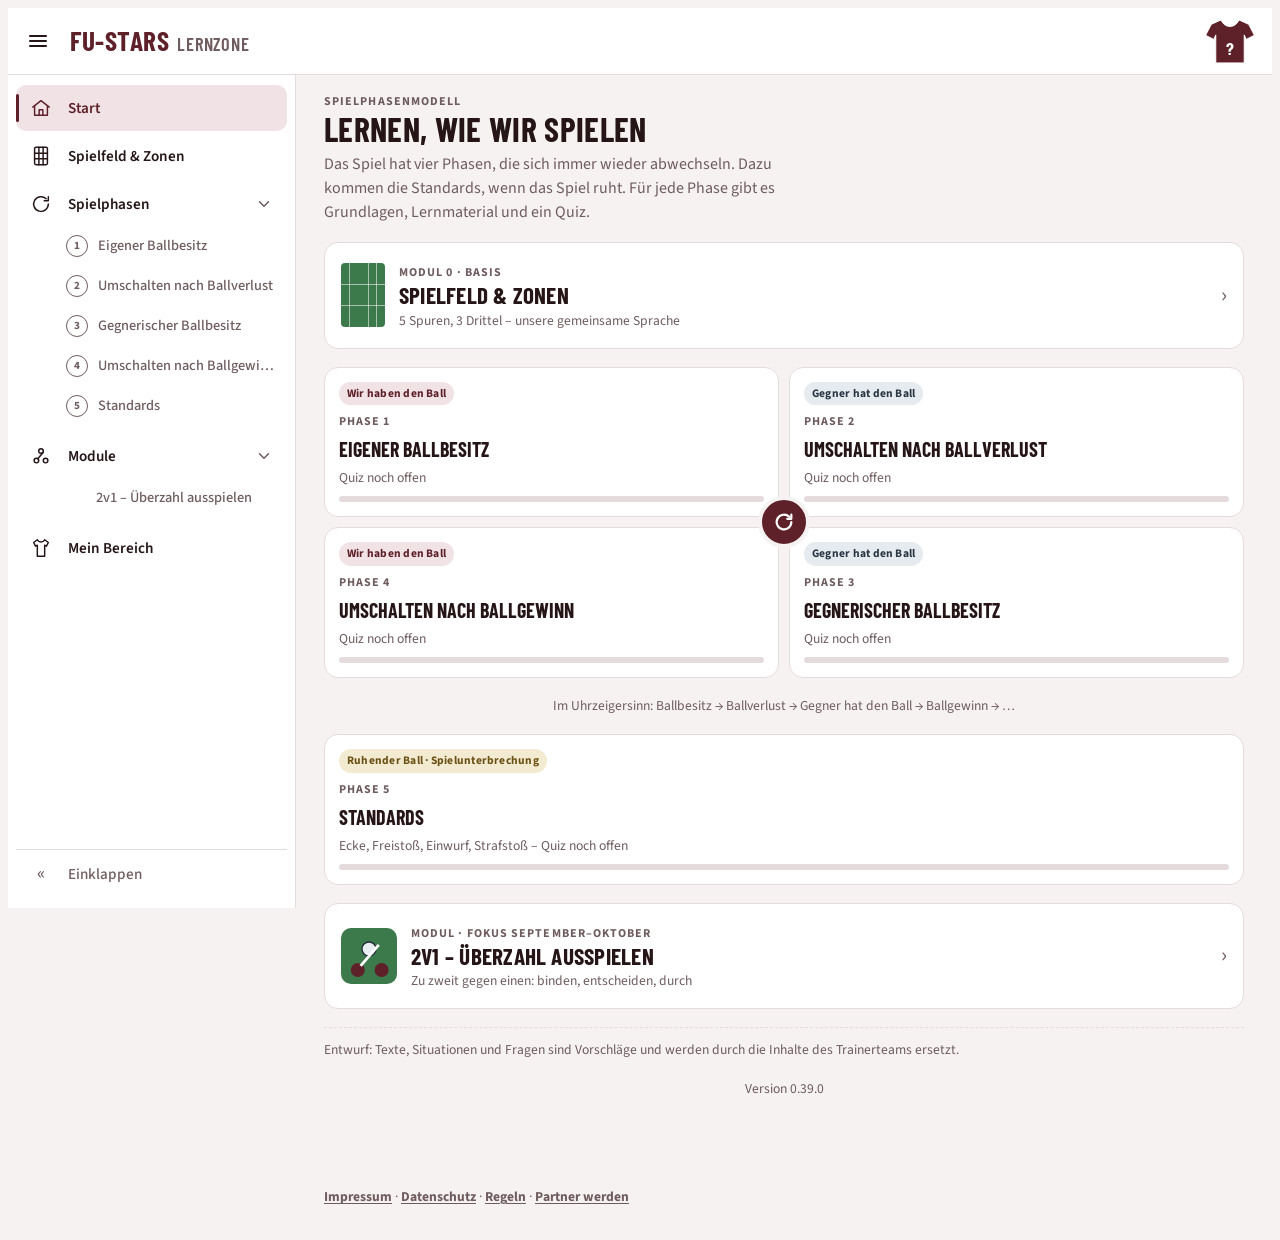
<file: index.html>
<!doctype html>
<html lang="de">
<head>
<meta charset="utf-8">
<meta name="viewport" content="width=device-width,initial-scale=1,viewport-fit=cover">
<title>FU-STARS Lernzone</title>
<link rel="stylesheet" href="css/fonts.css">
<link rel="stylesheet" href="css/app.css">
</head>
<body>
<header class="top"><div class="top-in">
  <button class="menu-btn" id="menuBtn" data-act="sideToggle" aria-label="Inhaltsverzeichnis" aria-controls="side" aria-expanded="false" hidden><svg viewBox="0 0 24 24" aria-hidden="true" fill="none" stroke="currentColor" stroke-width="2" stroke-linecap="round"><path d="M4 7h16M4 12h16M4 17h16"/></svg></button>
  <button class="brand" data-act="home" aria-label="FU-STARS Lernzone – zur Startseite"><b>FU-STARS</b><span>Lernzone</span></button>
  <button class="shirt-btn" data-act="shirt" id="shirtBtn" aria-label="Mein Profil"></button>
</div></header>
<div class="shell">
<nav id="side" class="side" aria-label="Inhaltsverzeichnis"></nav>
<button class="side-shade" data-act="sideClose" aria-label="Inhaltsverzeichnis schließen" tabindex="-1"></button>
<div class="content">
<main id="app"><p class="small">Lernzone wird geladen …</p></main>
<footer class="legal"><button class="linkbtn" data-act="legal" data-v="impressum">Impressum</button> · <button class="linkbtn" data-act="legal" data-v="datenschutz">Datenschutz</button> · <button class="linkbtn" data-act="legal" data-v="regeln">Regeln</button> · <button class="linkbtn" data-act="legal" data-v="partner">Partner werden</button></footer>
</div>
</div>

<script src="js/config.js"></script>
<script src="js/store.js"></script>
<script src="js/pitch.js"></script>
<script src="js/app.js"></script>
<script src="js/auth.js"></script>
<script src="js/me.js"></script>
<script src="js/coach.js"></script>
<script src="js/calendar.js"></script>
<script src="js/dashboard.js"></script>
<script src="js/taktik.js"></script>
<script src="js/matchplan.js"></script>
<script src="js/spielzeiten.js"></script>
<script src="js/admin.js"></script>
<script src="js/legal.js"></script>
<script src="js/training.js"></script>
<script src="js/wissen.js"></script>
<script src="js/inhalte.js"></script>
<script src="js/eltern.js"></script>
<script src="js/gespraeche.js"></script>
<script src="js/info.js"></script>
</body>
</html>
</file>
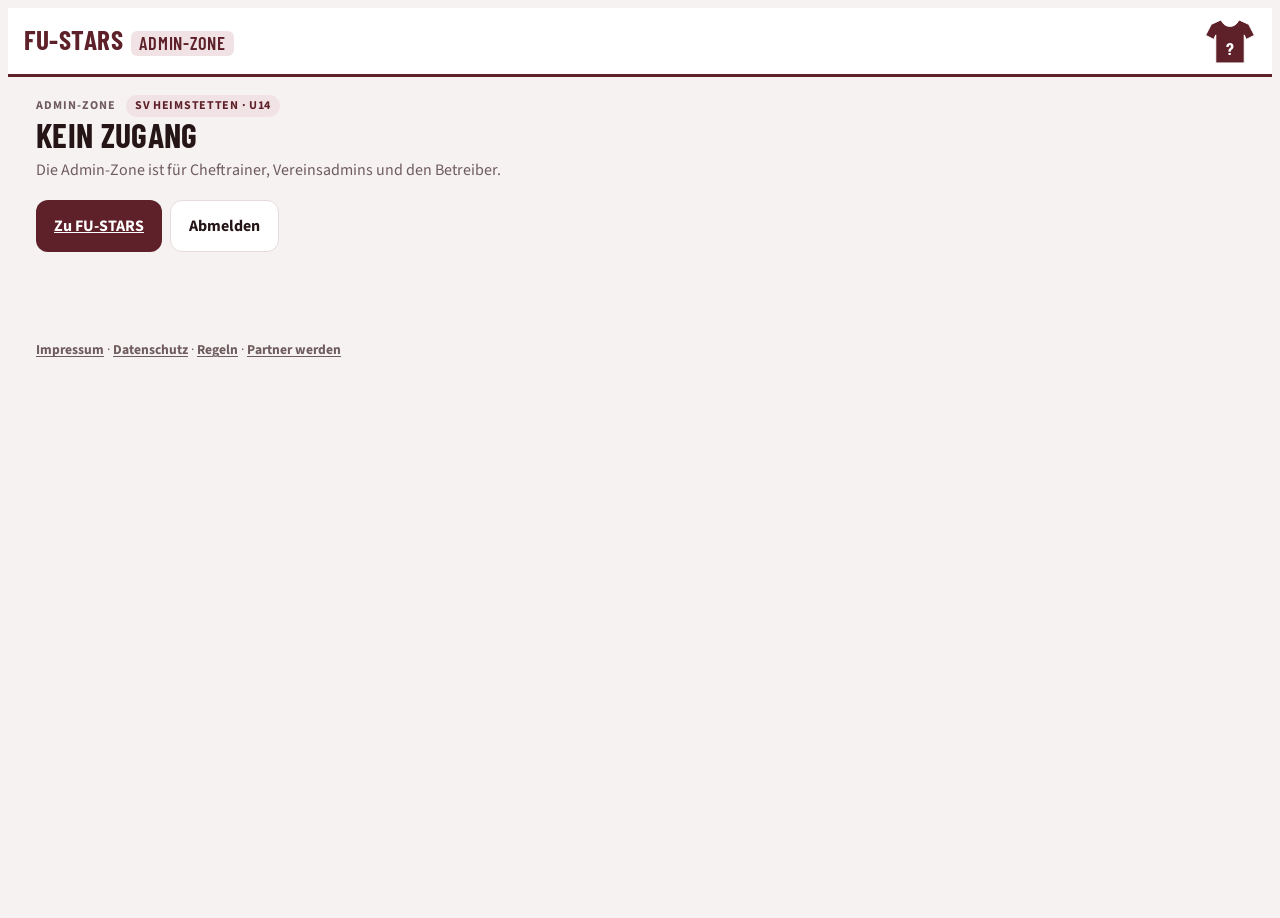
<file: admin/index.html>
<!doctype html>
<html lang="de">
<head>
<meta charset="utf-8">
<meta name="viewport" content="width=device-width,initial-scale=1,viewport-fit=cover">
<base href="../">
<meta name="robots" content="noindex">
<title>FU-STARS Admin-Zone</title>
<link rel="stylesheet" href="css/fonts.css">
<link rel="stylesheet" href="css/app.css">
</head>
<body class="zone-admin">
<!-- Admin-Zone (ab 0.36.0): gleiche App, eigener Bereich für Verwaltung, Inhalte, Rechtliches, Einstellungen – Pfade über <base> eine Ebene höher -->
<header class="top"><div class="top-in">
  <button class="menu-btn" id="menuBtn" data-act="sideToggle" aria-label="Inhaltsverzeichnis" aria-controls="side" aria-expanded="false" hidden><svg viewBox="0 0 24 24" aria-hidden="true" fill="none" stroke="currentColor" stroke-width="2" stroke-linecap="round"><path d="M4 7h16M4 12h16M4 17h16"/></svg></button>
  <button class="brand" data-act="home" aria-label="FU-STARS Admin-Zone – Übersicht"><b>FU-STARS</b><span>Admin-Zone</span></button>
  <button class="shirt-btn" data-act="shirt" id="shirtBtn" aria-label="Mein Profil"></button>
</div></header>
<div class="shell">
<nav id="side" class="side" aria-label="Inhaltsverzeichnis"></nav>
<button class="side-shade" data-act="sideClose" aria-label="Inhaltsverzeichnis schließen" tabindex="-1"></button>
<div class="content">
<main id="app"><p class="small">Admin-Zone wird geladen …</p></main>
<footer class="legal"><button class="linkbtn" data-act="legal" data-v="impressum">Impressum</button> · <button class="linkbtn" data-act="legal" data-v="datenschutz">Datenschutz</button> · <button class="linkbtn" data-act="legal" data-v="regeln">Regeln</button> · <button class="linkbtn" data-act="legal" data-v="partner">Partner werden</button></footer>
</div>
</div>

<script>window.LZ_ZONE = "admin";</script>
<script src="js/config.js"></script>
<script src="js/store.js"></script>
<script src="js/pitch.js"></script>
<script src="js/app.js"></script>
<script src="js/auth.js"></script>
<script src="js/me.js"></script>
<script src="js/coach.js"></script>
<script src="js/calendar.js"></script>
<script src="js/dashboard.js"></script>
<script src="js/taktik.js"></script>
<script src="js/matchplan.js"></script>
<script src="js/spielzeiten.js"></script>
<script src="js/admin.js"></script>
<script src="js/legal.js"></script>
<script src="js/training.js"></script>
<script src="js/wissen.js"></script>
<script src="js/inhalte.js"></script>
<script src="js/eltern.js"></script>
<script src="js/gespraeche.js"></script>
<script src="js/info.js"></script>
</body>
</html>
</file>
<file: css/fonts.css>
/* Schriften lokal (ab 0.23.0) – keine Verbindung zu Google. Lizenz: SIL Open Font License, siehe fonts/OFL-*.txt */
@font-face{font-family:"Barlow Condensed";font-style:normal;font-weight:600;font-display:swap;src:url(../fonts/barlow-condensed-semibold.woff) format("woff")}
@font-face{font-family:"Barlow Condensed";font-style:normal;font-weight:700;font-display:swap;src:url(../fonts/barlow-condensed-bold.woff) format("woff")}
@font-face{font-family:"Source Sans 3";font-style:normal;font-weight:400 700;font-display:swap;src:url(../fonts/source-sans-3.woff) format("woff")}
</file>
<file: css/app.css>
/* Layout: one-column phone app; sticky header with the player's shirt; the four game phases as a 2×2 cycle; pitch drawings full width */
:root{
  --shirt:#5e2129;
  --bg:#f6f2f2; --surface:#ffffff; --fg:#251517; --muted:#6f5c5f; --rule:#e6dbdc;
  --accent:#5e2129; --accent-soft:#f1e3e5;
  --opp-chip:#e6ebf0; --opp-ink:#2a3743;
  --set-chip:#f3ead2; --set-ink:#6b5214;
  --ok:#2d7a4c; --ok-soft:#e1f1e7; --bad:#b0442d; --bad-soft:#f7e3de;
  --pitch:#3c7a4b; --pitch2:#377145;
  --display:"Barlow Condensed","Arial Narrow",system-ui,sans-serif;
  --body:"Source Sans 3",system-ui,-apple-system,"Segoe UI",sans-serif;
}
@media (prefers-color-scheme: dark){:root:not([data-theme="light"]){
  --bg:#161011; --surface:#21181a; --fg:#f4eaeb; --muted:#b7a4a7; --rule:#3a2b2e;
  --accent:#e3959e; --accent-soft:#3a2328;
  --opp-chip:#26313b; --opp-ink:#cfdbe6;
  --set-chip:#3a3220; --set-ink:#ead7a3;
  --ok:#6cc893; --ok-soft:#1d3427; --bad:#ee8c74; --bad-soft:#3d2219;
  --pitch:#2d5c39; --pitch2:#295534; color-scheme:dark}}
:root[data-theme="dark"]{
  --bg:#161011; --surface:#21181a; --fg:#f4eaeb; --muted:#b7a4a7; --rule:#3a2b2e;
  --accent:#e3959e; --accent-soft:#3a2328;
  --opp-chip:#26313b; --opp-ink:#cfdbe6;
  --set-chip:#3a3220; --set-ink:#ead7a3;
  --ok:#6cc893; --ok-soft:#1d3427; --bad:#ee8c74; --bad-soft:#3d2219;
  --pitch:#2d5c39; --pitch2:#295534; color-scheme:dark}

body{background:var(--bg);color:var(--fg);font-family:var(--body);font-size:16px;line-height:1.5}
button{font:inherit;color:inherit;cursor:pointer}
button:focus-visible,input:focus-visible{outline:2px solid var(--accent);outline-offset:2px}
h1,h2,h3{font-family:var(--display);font-weight:700;line-height:1.05;text-wrap:balance;margin:0;text-transform:uppercase;letter-spacing:.01em}
h1{font-size:2.1rem} h2{font-size:1.45rem} h3{font-size:1.15rem}
p{margin:0}
.eyebrow{font-size:.75rem;font-weight:700;letter-spacing:.09em;text-transform:uppercase;color:var(--muted)}

.top{position:sticky;top:env(safe-area-inset-top,0px);z-index:5;background:var(--surface);border-bottom:1px solid var(--rule)}
.top-in{padding:8px 16px;display:flex;align-items:center;gap:12px}
.top-in .shirt-btn{margin-left:auto}
.brand{background:none;border:0;padding:0;text-align:left;display:flex;align-items:baseline;gap:8px}
.brand b{font-family:var(--display);font-size:1.7rem;text-transform:uppercase;color:var(--accent);line-height:1;letter-spacing:.02em}
.brand span{font-family:var(--display);font-size:1.15rem;letter-spacing:.04em;text-transform:uppercase;color:var(--muted);font-weight:600;line-height:1}
.shirt-btn{background:none;border:0;padding:0;width:52px;height:50px;display:grid;place-items:center}
.shirt-btn svg{width:52px;height:50px}

main{max-width:1100px;margin:0;padding-inline:16px;padding-block:18px 56px;display:grid;gap:18px;min-width:0}
.back{justify-self:start;background:none;border:0;padding:4px 0;color:var(--muted);font-weight:600}
.card{background:var(--surface);border:1px solid var(--rule);border-radius:14px;padding:16px}
.lede{color:var(--muted);max-width:60ch;margin-top:6px}
.stack{display:grid;gap:10px}

/* Modul 0 */
.mod0{display:grid;grid-template-columns:auto 1fr auto;gap:14px;align-items:center;text-align:left;width:100%}
.mod0 .mini{width:44px;height:64px;border-radius:4px;background:var(--pitch);position:relative;overflow:hidden}
.mod0 .mini i{position:absolute;inset:0;background:
  linear-gradient(90deg,transparent 19%,rgba(255,255,255,.55) 19% 20.5%,transparent 20.5% 36%,rgba(255,255,255,.55) 36% 37.5%,transparent 37.5% 62.5%,rgba(255,255,255,.55) 62.5% 64%,transparent 64% 79.5%,rgba(255,255,255,.55) 79.5% 81%,transparent 81%),
  linear-gradient(transparent 32.5%,rgba(255,255,255,.55) 32.5% 34%,transparent 34% 66%,rgba(255,255,255,.55) 66% 67.5%,transparent 67.5%)}

/* Phase cycle */
.cycle{position:relative;display:grid;grid-template-columns:1fr 1fr;gap:10px}
.phase{display:grid;gap:8px;align-content:start;text-align:left;min-height:150px;padding:14px;border-radius:14px;border:1px solid var(--rule);background:var(--surface)}
.phase .t{font-family:var(--display);font-weight:700;font-size:1.25rem;line-height:1.05;text-transform:uppercase}
.ball{justify-self:start;font-size:.72rem;font-weight:700;padding:3px 8px;border-radius:99px;letter-spacing:.02em}
.ball.own{background:var(--accent-soft);color:var(--accent)}
.ball.opp{background:var(--opp-chip);color:var(--opp-ink)}
.hub{position:absolute;left:50%;top:50%;transform:translate(-50%,-50%);width:44px;height:44px;border-radius:50%;background:var(--shirt);color:#fff;display:grid;place-items:center;border:4px solid var(--bg);pointer-events:none}
.hub svg{width:22px;height:22px}
.meter{height:6px;border-radius:99px;background:var(--rule);overflow:hidden;margin-top:auto}
.meter b{display:block;height:100%;background:var(--accent);border-radius:99px}
.small{font-size:.85rem;color:var(--muted)}
.draft{font-size:.85rem;color:var(--muted);border-top:1px dashed var(--rule);padding-top:12px}

/* Tabs & segmented */
.seg{display:flex;gap:4px;padding:4px;background:var(--surface);border:1px solid var(--rule);border-radius:12px}
.seg button{flex:1;border:0;background:none;padding:9px 6px;border-radius:9px;font-weight:600;font-size:.92rem;color:var(--muted)}
.seg button[aria-pressed="true"]{background:var(--shirt);color:#fff}

.goal-box{background:var(--accent-soft);border-radius:14px;padding:16px}
.goal-box p{font-family:var(--display);font-size:1.4rem;font-weight:700;line-height:1.15;color:var(--accent);text-transform:uppercase}
.sub{display:grid;grid-template-columns:auto 1fr;gap:4px 12px;align-items:baseline}
.sub dt{font-weight:700}
.sub dd{margin:0;color:var(--muted)}
.merk{border-left:4px solid var(--shirt);padding:6px 0 6px 12px;font-weight:600}
.prin{list-style:none;margin:0;padding:0;display:grid;gap:10px}
.prin li{display:grid;gap:2px;padding:12px 14px;background:var(--surface);border:1px solid var(--rule);border-radius:12px}
.prin b{font-weight:700}

/* Pitch */
.pitch{display:block;width:100%;max-width:400px;margin:0 auto;border-radius:10px;touch-action:manipulation}
.pitch .g1{fill:var(--pitch)} .pitch .g2,.pitch .out{fill:var(--pitch2)}
.pitch .mk *{fill:none;stroke:rgba(255,255,255,.9);stroke-width:.35}
.pitch .mk .dot{fill:rgba(255,255,255,.9);stroke:none}
.pitch .mk .goal{fill:rgba(255,255,255,.9)}
.pitch .lane{stroke:rgba(255,255,255,.55);stroke-width:.3;stroke-dasharray:1.6 1.2}
.pitch .third{stroke:rgba(255,255,255,.55);stroke-width:.3;stroke-dasharray:.35 .9;stroke-linecap:round}
.pitch .zhl{fill:#fff;fill-opacity:.3}
.pitch .zhl.ok{fill:#7be3a3;fill-opacity:.55} .pitch .zhl.bad{fill:#ff8a70;fill-opacity:.55}
.pitch .zhl.tgt{fill:#ffe066;fill-opacity:.55}
.pitch .ztap{fill:transparent;cursor:pointer}
.pitch .ztap:hover{fill:rgba(255,255,255,.12)}
.pitch .pass{stroke:#fff;stroke-width:.55;fill:none}
.pitch .run{stroke:#ffe066;stroke-width:.55;stroke-dasharray:1.3 .9;fill:none}
.pitch .ah{fill:#fff} .pitch .ahr{fill:#ffe066}
.pitch .own circle{fill:var(--shirt);stroke:#fff;stroke-width:.35}
.pitch .opp circle{fill:#e9eef3;stroke:#23303b;stroke-width:.35}
.pitch .own text{fill:#fff}
.pitch text{font-family:var(--display);font-weight:700;font-size:2.7px;text-anchor:middle;dominant-baseline:central}
.pitch .ballc{fill:#fff;stroke:#111;stroke-width:.3}
.pitch .dir{fill:rgba(255,255,255,.75);font-size:2.2px;font-family:var(--body);font-weight:600;letter-spacing:.1px}
.legend{display:flex;flex-wrap:wrap;gap:6px 16px;justify-content:center;font-size:.82rem;color:var(--muted)}
.legend span{display:inline-flex;align-items:center;gap:6px}
.dotk{width:12px;height:12px;border-radius:50%;display:inline-block}
.caption{font-size:.95rem;max-width:60ch}

/* Quiz */
.qcount{display:flex;justify-content:space-between;font-size:.85rem;color:var(--muted);font-variant-numeric:tabular-nums}
.qtext{font-size:1.15rem;font-weight:700;line-height:1.35}
.opt{display:block;width:100%;text-align:left;padding:13px 14px;border-radius:12px;border:1.5px solid var(--rule);background:var(--surface);font-weight:600}
.opt:hover:not(:disabled){border-color:var(--accent)}
.opt.ok{border-color:var(--ok);background:var(--ok-soft)}
.opt.bad{border-color:var(--bad);background:var(--bad-soft)}
.opt:disabled{cursor:default}
.fb{border-radius:12px;padding:12px 14px}
.fb.ok{background:var(--ok-soft)} .fb.bad{background:var(--bad-soft)}
.fb b{display:block}
.btn{display:inline-flex;justify-content:center;align-items:center;gap:6px;border:0;border-radius:12px;padding:13px 18px;background:var(--shirt);color:#fff;font-weight:700;font-size:1rem}
.btn.ghost{background:var(--surface);color:var(--fg);border:1px solid var(--rule)}
.btn.wide{width:100%}
.score{font-family:var(--display);font-size:3.4rem;font-weight:700;line-height:1;color:var(--accent);font-variant-numeric:tabular-nums}
.zlabel{font-family:var(--display);font-size:1.35rem;font-weight:700;text-transform:uppercase;text-align:center;min-height:1.6em}
.prompt{text-align:center;font-weight:700;font-size:1.1rem}
.opts2{display:grid;grid-template-columns:1fr 1fr;gap:8px}
.opts2 .opt{font-size:.9rem;padding:10px}

/* Login */
.nrgrid{display:grid;grid-template-columns:repeat(auto-fill,minmax(64px,1fr));gap:8px}
.nr{border:1px solid var(--rule);background:var(--surface);border-radius:12px;padding:8px 4px 6px;display:grid;justify-items:center;gap:2px}
.nr svg{width:40px;height:38px}
.nr span{font-size:.72rem;color:var(--muted)}
.pins{display:flex;justify-content:center;gap:14px}
.pins i{width:16px;height:16px;border-radius:50%;border:2px solid var(--accent)}
.pins i.on{background:var(--accent)}
.pad{display:grid;grid-template-columns:repeat(3,1fr);gap:10px;max-width:300px;margin:0 auto;width:100%}
.pad button{padding:14px 0;border-radius:12px;border:1px solid var(--rule);background:var(--surface);font-family:var(--display);font-size:1.6rem;font-weight:700}
.err{color:var(--bad);text-align:center;font-weight:600;min-height:1.5em}

/* Mein Bereich */
.me-head{display:flex;align-items:center;gap:16px}
.me-head svg{width:84px;height:80px;flex:none}
.task{display:flex;gap:12px;align-items:flex-start;padding:12px 14px;border:1px solid var(--rule);border-radius:12px;background:var(--surface)}
.task input{width:22px;height:22px;margin-top:2px;accent-color:var(--shirt);flex:none}
.task .day{font-family:var(--display);font-weight:700;text-transform:uppercase;color:var(--accent);width:2.2em;flex:none;font-size:1.05rem}
.task.done .txt{text-decoration:line-through;color:var(--muted)}
.txt{min-width:0}
.goal{padding:14px;border-radius:12px;background:var(--accent-soft)}
.goal b{display:block}
.prow{display:grid;grid-template-columns:1fr auto;gap:4px 12px;align-items:center}
.prow .meter{grid-column:1/-1;margin:0}
.prow span{font-variant-numeric:tabular-nums;color:var(--muted);font-size:.9rem}
@media (prefers-reduced-motion:no-preference){.opt,.seg button,.phase{transition:background .15s,border-color .15s}}

/* Spieler anlegen */
.nr.add{border-style:dashed}
.nr.add span{color:var(--muted);font-weight:600}
.coachbar{display:flex;justify-content:space-between;align-items:center;gap:8px;flex-wrap:wrap;padding:8px 12px;border-radius:10px;background:var(--accent-soft);font-size:.9rem;font-weight:600}
.linkbtn{background:none;border:0;padding:0;color:var(--accent);font-weight:700;text-decoration:underline;text-underline-offset:2px}
.fldlabel,.fld label{font-weight:700}
.fld{display:grid;gap:6px}
.fld input{font:inherit;font-size:1.3rem;padding:11px 14px;border:1.5px solid var(--rule);border-radius:12px;background:var(--surface);color:var(--fg);width:100%;box-sizing:border-box;font-variant-numeric:tabular-nums;letter-spacing:.06em}
.fld input:focus{border-color:var(--accent);outline:none}
.row{display:flex;gap:8px;align-items:stretch}
.row input{flex:1;min-width:0}
.typepick{display:grid;grid-template-columns:1fr 1fr;gap:10px}
.typebtn{display:grid;justify-items:center;gap:6px;padding:14px 8px;border:2px solid var(--rule);border-radius:14px;background:var(--surface);font-weight:700}
.typebtn svg{width:64px;height:60px}
.typebtn[aria-pressed="true"]{border-color:var(--accent);background:var(--accent-soft)}
.pinshow{font-family:var(--display);font-size:3.2rem;font-weight:700;letter-spacing:.25em;color:var(--accent);font-variant-numeric:tabular-nums;line-height:1.1}
code{font-size:.9em;background:var(--accent-soft);padding:1px 5px;border-radius:5px}
.btn:disabled{opacity:.6;cursor:default}
.coachbar-links{display:flex;gap:14px}
.ball.set{background:var(--set-chip);color:var(--set-ink)}
.phase-set{min-height:0;width:100%}
.fld select{font:inherit;font-size:1.05rem;padding:11px 12px;border:1.5px solid var(--rule);border-radius:12px;background:var(--surface);color:var(--fg);width:100%;box-sizing:border-box}
.fld select:focus{border-color:var(--accent);outline:none}
.okmsg{color:var(--ok);font-weight:700}
.poscards{display:grid;grid-template-columns:1fr 1fr;gap:10px}
.poscard{background:var(--surface);border:1px solid var(--rule);border-radius:14px;padding:12px 14px;display:grid;gap:2px}
.posid{font-family:var(--display);font-size:2rem;font-weight:700;line-height:1;color:var(--accent)}
.pitch .own.me circle{stroke:#ffe066;stroke-width:.9}
.dotk.me{background:transparent;border:3px solid #e0b800}

/* ---------- Trainer-Bereich & Spieler-Funktionen (0.7.0) ---------- */
.rowspread{display:flex;justify-content:space-between;align-items:baseline;gap:10px;flex-wrap:wrap}
.bignum{font-family:var(--display);font-size:1.8rem;font-weight:700;color:var(--accent);font-variant-numeric:tabular-nums;line-height:1}
.badge{display:inline-block;font-size:.72rem;font-weight:700;letter-spacing:.04em;text-transform:uppercase;padding:2px 8px;border-radius:99px;background:var(--accent);color:var(--bg)}
.coachlist{display:grid;gap:8px}
.alert{background:var(--bad-soft);color:var(--fg);border-radius:12px;padding:10px 14px;font-weight:700}
.warn{color:var(--bad)}
.check{display:flex;gap:10px;align-items:flex-start;font-weight:600;cursor:pointer}
.check input{width:20px;height:20px;margin-top:2px;accent-color:var(--shirt);flex:none}
.fld textarea{font:inherit;padding:10px 12px;border:1.5px solid var(--rule);border-radius:12px;background:var(--surface);color:var(--fg);width:100%;box-sizing:border-box;resize:vertical}
.fld textarea:focus,.fld input[type=date]:focus,.fld input[type=time]:focus{border-color:var(--accent);outline:none}
.fld input[type=date],.fld input[type=time]{font-size:1.05rem;letter-spacing:0}
.grid2{display:grid;grid-template-columns:1fr 1fr;gap:10px}
.grid2>*{min-width:0}
.days{display:grid;grid-template-columns:repeat(5,1fr);gap:6px}
.day-in{display:grid;gap:4px;font-weight:700;font-size:.85rem;text-align:center}
.day-in input{font:inherit;font-size:.9rem;padding:8px 2px;border:1.5px solid var(--rule);border-radius:10px;background:var(--surface);color:var(--fg);width:100%;box-sizing:border-box;min-width:0;text-align:center}
.profname{font-family:var(--display);font-size:1.5rem;font-weight:700;text-transform:uppercase;line-height:1.1}

/* Trainingsbeteiligung: ein Punkt pro Training */
.attline{display:flex;flex-wrap:wrap;gap:5px}
.attline i{width:14px;height:14px;border-radius:50%;background:var(--rule);display:block}
.attline i.on{background:var(--ok)}

/* Barometer */
.moodblock{display:grid;gap:8px;padding:12px;border-radius:12px;background:var(--bg);border:1px solid var(--rule)}
.moodblock.done{background:var(--ok-soft);border-color:transparent}
.qlabel{font-weight:700;margin-top:4px}
.scale{display:grid;gap:6px}
.scale-5{grid-template-columns:repeat(5,1fr)}
.scale-10{grid-template-columns:repeat(5,1fr)}
.sbtn{padding:10px 0;border-radius:10px;border:1.5px solid var(--rule);background:var(--surface);font-weight:700;font-size:1.05rem;font-variant-numeric:tabular-nums}
.scale-5 .sbtn{font-size:1.35rem}
.sbtn.on{border-color:var(--accent);background:var(--accent-soft);color:var(--accent)}
.moodrow{display:grid;gap:2px;padding:10px 0;border-top:1px solid var(--rule)}
.moodrow:first-of-type{border-top:0}
.moodrow.hot b{color:var(--bad)}

/* Kader & Trainings */
.nr{position:relative}
.nr.flag::after{content:"";position:absolute;top:6px;right:6px;width:10px;height:10px;border-radius:50%;background:var(--bad);box-shadow:0 0 0 2px var(--surface)}
.nr.absent svg{opacity:.28;filter:grayscale(1)}
.nr.absent span{opacity:.5}
.trow{display:grid;grid-template-columns:1fr auto;gap:2px 10px;align-items:center;text-align:left;width:100%;padding:12px 14px;border:1px solid var(--rule);border-radius:12px;background:var(--surface)}
.trow .small{grid-column:1}
.trow .badge,.trow .tbadge{grid-column:2;grid-row:1/span 2}
.tdate{font-weight:700}
.tbadge{font-size:.75rem;font-weight:700;padding:3px 8px;border-radius:99px;background:var(--bad-soft);color:var(--bad);white-space:nowrap}
.danger{border-color:var(--bad)}
.danger-btn{background:var(--bad)}
.danger-text{color:var(--bad)}
.btn.danger-text{color:var(--bad);border-color:var(--bad)}

/* ---------- Anmeldung (0.8.0) ---------- */
.authhead{display:grid;justify-items:center;gap:6px;text-align:center;padding-top:12px}
.authshirt{width:72px}
.authform{max-width:420px;width:100%;margin:0 auto;box-sizing:border-box}
.authform .fld input{font-size:1.1rem;letter-spacing:0}
.authnote{max-width:420px;margin:0 auto;text-align:center}
.small-check{font-weight:400;font-size:.9rem;color:var(--muted)}
.rules{margin:0;padding-left:18px;font-size:.85rem;color:var(--muted);display:grid;gap:2px}
.codebox{display:grid;gap:4px;text-align:center}
.codebox .user{font-weight:700;font-size:1.15rem}
.codebox .pinshow{font-size:2.3rem;letter-spacing:.1em;white-space:nowrap}

/* ---------- Kalender (0.9.0) ---------- */
.kchip{display:inline-block;font-size:.72rem;font-weight:700;padding:2px 8px;border-radius:99px;white-space:nowrap;background:var(--rule);color:var(--fg)}
.kchip.k-training{background:var(--accent-soft);color:var(--accent)}
.kchip.k-spiel{background:var(--opp-chip);color:var(--opp-ink)}
.kchip.k-turnier{background:var(--set-chip);color:var(--set-ink)}
.nextcard{display:grid;gap:6px}
.nexttitle{font-family:var(--display);font-size:1.6rem;font-weight:700;line-height:1.05;text-transform:uppercase;text-wrap:balance}
.nextwhen{font-size:1.02rem}
.count{display:inline-block;margin-left:4px;font-size:.8rem;font-weight:700;padding:2px 8px;border-radius:99px;background:var(--shirt);color:#fff;white-space:nowrap}
.maplink{color:var(--accent);font-weight:600}
.evlist{list-style:none;margin:6px 0 0;padding:8px 0 0;border-top:1px solid var(--rule);display:grid;gap:6px}
.evlist li{display:grid;grid-template-columns:5.2em 3.4em 1fr auto;gap:8px;align-items:center;font-size:.92rem}
.evlist .evday{font-weight:700}
.evlist .evtime{color:var(--muted);font-variant-numeric:tabular-nums}
.evtitle{min-width:0;overflow:hidden;text-overflow:ellipsis;white-space:nowrap}
.evrow{display:grid;grid-template-columns:5em 1fr;gap:10px;padding:10px 12px;border:1px solid var(--rule);border-radius:12px;background:var(--surface)}
.evdate{display:grid;font-variant-numeric:tabular-nums;font-size:.9rem}
.evdate span{color:var(--muted)}
.evbody{display:grid;gap:2px;min-width:0}
.evbody .evtitle{font-weight:700}
.trow.future{border-style:dashed}
.evbody .evtitle{white-space:normal}
/* 0.10.0 Wochenübersicht in Mein Bereich */
.wkhead{margin-top:10px;padding-top:10px;border-top:1px solid var(--rule);align-items:center}
.wkhead h3{margin:0;font-size:1rem}
.wkseg{display:inline-flex;padding:3px}
.wkseg button{flex:none;padding:4px 10px;font-size:.85rem}
.wklist{list-style:none;margin:4px 0 0;padding:0;display:grid}
.wkday{display:grid;grid-template-columns:4.2em 1fr;gap:8px;padding:7px 4px;border-bottom:1px solid var(--rule);align-items:start}
.wkday:last-child{border-bottom:0}
.wkday .wkd{display:flex;flex-direction:column;line-height:1.15;font-size:.9rem}
.wkday .wkd span{color:var(--muted);font-size:.8rem}
.wkday.today{background:rgba(94,33,41,.07);border-radius:8px}
.wkday.today .wkd b{color:#5e2129}
.wkday.past{opacity:.45}
.wkev{display:grid;gap:4px}
.wkitem{display:flex;flex-wrap:wrap;gap:6px;align-items:center;font-size:.92rem}
.wkitem .evtime{color:var(--muted);font-variant-numeric:tabular-nums}
.wkday .wkev,.wkitem .evtitle{min-width:0;overflow-wrap:anywhere}
.wkday{grid-template-columns:4.2em minmax(0,1fr)}
.wkitem .evtitle{white-space:normal}
/* 0.12.0 Absagen */
.trlist{list-style:none;margin:0;padding:0;display:grid}
.trrow{display:flex;justify-content:space-between;gap:10px;padding:9px 0;border-bottom:1px solid var(--rule);align-items:center;flex-wrap:wrap}
.trrow:last-child{border-bottom:0}
.trrow>div:first-child{display:flex;flex-direction:column;gap:2px;min-width:0}
.trrow.off>div:first-child b{text-decoration:line-through;color:var(--muted)}
.trright{display:flex;flex-direction:column;align-items:flex-end;gap:4px}
.small-btn{padding:6px 12px;font-size:.88rem;min-height:0}
.reasons{display:flex;flex-wrap:wrap;gap:6px;justify-content:flex-end}
.abschip{display:inline-block;padding:3px 10px;border-radius:999px;background:#f3e3e5;color:#5e2129;font-weight:700;font-size:.82rem}
.abstag{font-style:normal;font-size:.7rem;color:#5e2129;font-weight:700}
.abslist{display:flex;flex-wrap:wrap;gap:6px 12px;font-size:.9rem;padding-top:8px;border-top:1px solid var(--rule)}
.abslist b{width:100%}
/* 0.13.0 Trainer-Startseite */
.coachnav{margin-bottom:4px}
.coachnav button{padding:9px 2px;font-size:.88rem}
.evcards{list-style:none;margin:0;padding:0;display:grid;gap:10px}
.evcard{display:grid;gap:6px;padding:10px 0;border-bottom:1px solid var(--rule)}
.evcard:last-child{border-bottom:0;padding-bottom:0}
.evtitle-btn{all:unset;cursor:pointer;font-weight:700;font-size:1.05rem;color:var(--ink,inherit)}
.evtitle-btn:hover{text-decoration:underline}
.pcount{font-size:.95rem}
.pcount b{font-size:1.15rem;color:#5e2129}
.cchips{display:flex;flex-wrap:wrap;gap:6px}
.cchip{padding:3px 9px;border-radius:999px;background:#e6f2ea;color:#1f6a3a;font-size:.82rem;font-weight:700}
.cchip.out{background:#f3e3e5;color:#8a2a35;text-decoration:line-through}
.evcard .linkbtn{justify-self:start}
.plist{list-style:none;margin:0;padding:0;display:grid}
.plist li{border-bottom:1px solid var(--rule)}
.plist li:last-child{border-bottom:0}
.prow2{all:unset;box-sizing:border-box;cursor:pointer;width:100%;display:grid;grid-template-columns:34px minmax(0,1.1fr) minmax(0,1.4fr) 3.2em;gap:10px;align-items:center;padding:7px 2px}
.prow2:hover{background:rgba(94,33,41,.05)}
.pshirt svg{width:30px;height:30px;display:block}
.pname{display:flex;flex-direction:column;min-width:0}
.pname b{white-space:nowrap;overflow:hidden;text-overflow:ellipsis}
.pbar{display:flex;flex-direction:column;gap:3px}
.ppct{font-weight:800;text-align:right;font-variant-numeric:tabular-nums}
.meter.hi b{background:#2f8a4f}.meter.mid b{background:#c9962b}.meter.lo b{background:#b23a48}
/* 0.14.0 Taktiktafel */
.pitch .line{stroke:#fff;stroke-width:.45;fill:none;stroke-dasharray:.1 0}
.pitch .hit{stroke:transparent;stroke-width:3;fill:transparent}
.pitch .tok{cursor:grab}
.pitch .tok.own circle:not(.hit){fill:var(--shirt);stroke:#fff;stroke-width:.35}
.pitch .tok.opp circle:not(.hit){fill:#e9eef3;stroke:#23303b;stroke-width:.35}
.pitch .tok text{text-anchor:middle;dominant-baseline:middle;font-size:2.7px;font-weight:800;fill:#fff;pointer-events:none}
.pitch .tok.opp text{fill:#23303b}
.pitch .tok text.sub{font-size:2px;fill:#fff;paint-order:stroke;stroke:rgba(0,0,0,.55);stroke-width:.5px}
.pitch .tok.sel circle:not(.hit){stroke:#ffe066;stroke-width:.8}
.pitch .tok.me circle:not(.hit){stroke:#ffe066;stroke-width:.9}
.pitch .ballc{fill:#fff;stroke:#111;stroke-width:.3}
.tboard .pitch{max-width:520px;touch-action:none;user-select:none;-webkit-user-select:none}
.tbar{display:flex;flex-wrap:wrap;gap:6px}
.tbar button{border:1px solid var(--rule);background:var(--surface);border-radius:10px;padding:7px 10px;font:inherit;font-size:.86rem;font-weight:700;cursor:pointer;color:inherit}
.tbar button[aria-pressed="true"]{background:var(--shirt);color:#fff;border-color:var(--shirt)}
.squad{display:flex;flex-wrap:wrap;gap:6px}
.squad button{all:unset;cursor:pointer;width:44px;text-align:center;font-size:.72rem;border-radius:8px;padding:2px 0;border:1px solid var(--rule)}
.squad button svg{width:30px;height:30px;display:block;margin:0 auto}
.squad button.used{opacity:.35}
.squad button.out{opacity:.35;text-decoration:line-through}
.blist{list-style:none;margin:0;padding:0;display:grid;gap:8px}
.blist button{all:unset;box-sizing:border-box;cursor:pointer;display:flex;justify-content:space-between;gap:8px;width:100%;padding:10px 12px;border:1px solid var(--rule);border-radius:12px;background:var(--surface)}
.blist .small{display:block}
.thumb{width:72px;flex:none}
.thumb .pitch{max-width:72px;border-radius:5px}
/* 0.15.0 Spielzeiten */
.squad button.sq-start{background:var(--shirt);color:#fff;border-color:var(--shirt)}
.squad button.sq-bank{background:#f3e3e5;border-color:#d9b9be}
.squad button.sq-none{opacity:.5}
.wrow{align-items:flex-end;gap:10px}
.wrow .fld{margin:0}
.sublist,.minlist{list-style:none;margin:0;padding:0;display:grid;gap:4px}
.sublist li{display:grid;grid-template-columns:3em 1fr 1fr auto;gap:8px;align-items:center;padding:5px 0;border-bottom:1px solid var(--rule)}
.minlist li{display:grid;grid-template-columns:7.5em 1fr 3em;gap:10px;align-items:center}
.minlist .meter{margin:0}
.minlist b{text-align:right;font-variant-numeric:tabular-nums}
.wrow{flex-wrap:wrap}
.score{display:flex;align-items:center;gap:6px}
.score input{width:4em}
/* 0.16.0 Meine Ziele (IEP) */
.goalarea{display:grid;gap:4px}
.goalarea ul{margin:0;padding-left:1.1em;display:grid;gap:3px}
.goalarea b{color:var(--shirt)}
.rateblock{display:grid;gap:8px;padding:10px;border-radius:12px;background:rgba(94,33,41,.06)}
.raterow{display:grid;gap:4px}
.ieptable{width:100%;border-collapse:collapse;font-size:.88rem}
.ieptable th,.ieptable td{padding:4px 6px;border-bottom:1px solid var(--rule);text-align:center}
.ieptable td:first-child,.ieptable th:first-child{text-align:left}
.iepcoach{display:grid;gap:6px;padding:10px;border-radius:12px;background:#f6f1f2;border:1px dashed #d9b9be}
.iepcoach dl{margin:0;display:grid;gap:2px;font-size:.92rem}
.iepcoach dt{font-weight:700;color:var(--muted);font-size:.8rem;margin-top:6px}
.iepcoach dd{margin:0}
/* 0.17.0 Bewertung nach dem Training, IEP-Stände */
.gradegrid{display:grid;grid-template-columns:34px repeat(3,minmax(0,1fr)) minmax(0,2.4fr);gap:6px 6px;align-items:center;font-size:.85rem}
.gradegrid>b{text-align:center;color:var(--muted)}
.gnr svg{width:30px;height:30px;display:block}
.gcell{display:flex;flex-direction:column;align-items:center;gap:1px}
.gcell select{width:100%;min-width:0;padding:5px 2px;text-align:center;font-weight:700;border-radius:8px}
.g-good{background:#e6f2ea;color:#1f6a3a}
.g-mid{background:#fbf3df;color:#7a5a12}
.g-low{background:#f6e1e3;color:#8a2a35}
.vlist{display:flex;flex-wrap:wrap;gap:4px 12px;align-items:center}
.gradegrid>b{font-size:.72rem;letter-spacing:-.01em;overflow-wrap:anywhere;line-height:1.1}
.gradetable th{font-size:.78rem}
/* 0.18.0 Aufstellung: Grundordnung wählen, Positionen per Namen */
.formgrid{display:grid;grid-template-columns:repeat(3,minmax(0,1fr));gap:10px}
.formbtn{all:unset;box-sizing:border-box;cursor:pointer;display:flex;flex-direction:column;align-items:center;gap:6px;padding:8px;border:1px solid var(--rule);border-radius:12px;background:var(--surface)}
.formbtn:hover{border-color:var(--shirt)}
.formbtn .thumb{width:100%}.formbtn .thumb .pitch{max-width:100%}
.pitch .tok.ghost circle:not(.hit){fill:rgba(255,255,255,.18);stroke:#fff;stroke-dasharray:.8 .6}
.pitch .tok.ghost text{fill:#fff}
.picker{border:2px solid var(--shirt)}
.slotgrid{display:grid;grid-template-columns:repeat(4,minmax(0,1fr));gap:6px}
.slotgrid button{all:unset;box-sizing:border-box;cursor:pointer;text-align:center;padding:6px 2px;border:1px solid var(--rule);border-radius:10px;display:flex;flex-direction:column}
.slotgrid button.taken{background:#f3e3e5}
.slotgrid button.fit{border:2px solid #2f8a4f}
.squad button.picked{outline:3px solid #ffe066}
/* 0.19.0 Modul 2v1 */
.modcard .mini.m2v1{background:var(--pitch);display:grid;place-items:center;height:56px;width:56px;border-radius:10px}
.modcard .mini.m2v1 svg{width:100%;height:100%}
.sitpitch .pitch{max-width:340px}
.sitcard h2{margin:0}
/* 0.21.0 Mannschaft wechseln */
.chiprow{display:flex;flex-wrap:wrap;gap:.5rem}
.btn.small{padding:.45rem .8rem;font-size:.85rem}
/* 0.22.0 Verwaltung */
.badge.muted{background:var(--rule);color:var(--fg)}
.codebox .code{font-family:var(--display);font-size:2rem;letter-spacing:.08em;margin:0}
.admlist,.admcoaches{list-style:none;margin:0;padding:0;display:grid;gap:.6rem}
.admlist>li{min-width:0}
.admteam{border:1px solid var(--rule);border-radius:12px;padding:.7rem;display:grid;gap:.5rem}
.admcoaches>li{gap:.5rem;flex-wrap:wrap;font-size:.92rem}
.admcoaches .chiprow{gap:.6rem}
.subform{border-left:3px solid var(--accent);padding-left:.7rem}
.rowspread>span{min-width:0;overflow-wrap:anywhere}
/* 0.23.0 Rechtliches */
footer.legal{max-width:1100px;margin:2rem 0 1.5rem;padding:0 16px;text-align:left;font-size:.85rem;color:var(--muted)}
footer.legal .linkbtn{font-size:.85rem;color:var(--muted)}
.legal h2{font-size:1.15rem;margin-top:.6rem}
.legal h3{font-size:1rem;margin-top:.3rem}
.legal ul,.legal ol{margin:0;padding-left:1.2rem;display:grid;gap:.35rem}
.legal p{margin:0}
.legal-missing{color:var(--bad);font-style:italic}
.legal-club{border-left:3px solid var(--accent);padding-left:.7rem;display:grid;gap:.3rem}
.rules-kids{gap:.6rem}
.sigline{display:grid;gap:2px;margin-top:1.6rem}
.sigline span{border-bottom:1px solid var(--fg);height:1.2rem}
.sigline small{color:var(--muted);font-size:.75rem}
.sigrow{display:grid;grid-template-columns:1fr 1fr;gap:1.2rem}
.printable .check{display:flex;gap:.5rem;align-items:flex-start}
.printable .box{font-size:1.2rem;line-height:1}
@media print{
  .top,footer.legal,.noprint,.coachnav,.side,.side-shade{display:none!important}
  .shell{display:block}
  body{background:#fff;color:#000;font-size:11pt}
  .card{border:0;box-shadow:none;padding:0}
  .legal-missing{color:#000}
}
/* 0.24.0 Trainingsplanung */
.coachnav{overflow-x:auto;scrollbar-width:none}
.coachnav::-webkit-scrollbar{display:none}
.coachnav button{flex:1 0 auto;padding:9px 8px}
.tlist{list-style:none;margin:0;padding:0;display:grid;gap:.5rem}
.trow2{display:flex;justify-content:space-between;align-items:center;gap:.6rem;flex-wrap:wrap;border-bottom:1px solid var(--rule);padding-bottom:.45rem}
.trow2:last-child{border-bottom:0;padding-bottom:0}
.trow2 .linkbtn{text-align:left}
.drill{display:grid;gap:.45rem}
.drill+.drill{border-top:1px solid var(--rule);padding-top:.9rem}
.drill h3{font-size:1.15rem}
.drill h4{font-size:.8rem;text-transform:uppercase;letter-spacing:.05em;color:var(--muted);margin:0 0 .15rem}
.dsec ul{margin:0;padding-left:1.15rem;display:grid;gap:.2rem}
.dsec p{margin:0}
.drillnote{background:var(--bg);border-radius:8px;padding:.4rem .6rem;margin:0}
.drillsketch{max-width:360px}
.sesshead{display:grid;gap:.3rem}
.sitem{border:1px solid var(--rule);border-radius:10px;padding:.6rem;display:grid;gap:.4rem}
.sitem-row{display:flex;gap:.6rem;align-items:flex-end}
.sitem-row .fld:not(.grow){width:5.5rem;flex:none}
.sitem-row .grow{flex:1;min-width:0}
.planlink{text-align:left;font-size:.9rem}
@media print{ .sessblock,.drill{break-inside:avoid-page} .drillsketch{max-width:260px} }
.drillimg{display:block}
.drillimg img,.drillimg-prev{width:100%;height:auto;border-radius:8px;border:1px solid var(--rule);display:block}
@media print{ .drillimg img{max-height:12cm;width:auto;max-width:100%} }
/* 0.25.0 Sicherheitsprotokoll */
.secstat{border:1px solid var(--rule);border-radius:99px;padding:2px 10px;font-size:.85rem}
.secstat.bad{border-color:var(--bad);color:var(--bad)}
.seclog{list-style:none;margin:0;padding:0;display:grid;gap:.4rem;font-size:.9rem}
.seclog li{display:grid;grid-template-columns:5.6rem 1fr;gap:.5rem;border-left:3px solid var(--rule);padding-left:.5rem}
.seclog li.lv-warn{border-left-color:#d99a00}
.seclog li.lv-alert{border-left-color:var(--bad)}
.ipk{font-family:monospace}
/* 0.26.0 Einheiten: PDF, Schwerpunkt, Teilnehmer */
.choice{display:grid;gap:.2rem;text-align:left;border:1px solid var(--rule);border-radius:12px;background:var(--surface);padding:.9rem 1rem;color:var(--fg);cursor:pointer}
.choice:hover{border-color:var(--accent)}
.fpoints{border:0;padding:0;margin:0;display:grid;gap:.3rem}
.fpoint{border:1px solid var(--rule);border-radius:99px;padding:2px 10px;font-size:.85rem}
.plist{list-style:none;margin:0;padding:0;display:grid;grid-template-columns:repeat(auto-fill,minmax(140px,1fr));gap:.3rem .8rem;font-size:.92rem}
.pnr{display:inline-block;min-width:1.9rem;font-weight:700;color:var(--muted)}
.parts h3{font-size:1rem;margin-top:.4rem}
/* Trainer-Wissen (0.27.0) */
.wstages button{display:flex;flex-direction:column;align-items:center;gap:1px;line-height:1.15}
.wage{font-size:.72rem;font-weight:500;opacity:.8}
.wpage{display:grid;gap:3px;text-align:left;width:100%;background:var(--bg);border:1px solid var(--rule);border-radius:12px;padding:12px 14px;color:var(--fg);font:inherit;cursor:pointer}
.wpage:hover{border-color:var(--accent)}
.wfilter{display:grid;grid-template-columns:1fr 1fr;gap:10px}
@media (max-width:520px){.wfilter{grid-template-columns:1fr}}
.wgroup{border-bottom:1px solid var(--rule)}
.wgroup summary{cursor:pointer;padding:10px 0;font-size:1.05rem}
.wgroup .wlink:last-child{border-bottom:0}
.wlist{list-style:none;margin:0;padding:0;display:grid;gap:2px}
.wlink{display:grid;grid-template-columns:1fr auto;gap:0 10px;padding:8px 0;border-bottom:1px solid var(--rule)}
.wlink a{color:var(--accent);font-weight:700;text-underline-offset:2px}
.wlink .small{grid-column:1}
.wlink .linkbtn{grid-column:2;grid-row:1/span 2;align-self:center;font-weight:500}
.wsec h2{margin-top:0}
.wsec ul{margin:0;padding-left:1.2rem;display:grid;gap:4px}
.wpage .badge{justify-self:start}

/* 0.28.0 Layout links ausgerichtet, Inhaltsverzeichnis als linke Spalte */
:root{--toph:67px;--rail:64px;--sidew:288px}
.shell{display:flex;align-items:flex-start;min-height:calc(100dvh - var(--toph))}
.content{flex:1;min-width:0}
@media (min-width:900px){main,footer.legal{padding-inline:28px}}
.menu-btn{background:none;border:0;padding:6px;margin-left:-6px;width:40px;height:40px;border-radius:10px;color:var(--fg);display:grid;place-items:center}
.menu-btn[hidden]{display:none}
.menu-btn svg{width:24px;height:24px}
.menu-btn:hover{background:var(--accent-soft)}
.side{position:sticky;top:var(--toph);flex:none;width:var(--rail);height:calc(100dvh - var(--toph));overflow-y:auto;overflow-x:hidden;background:var(--surface);border-right:1px solid var(--rule);
  display:flex;flex-direction:column;justify-content:space-between;padding:10px 8px;box-sizing:border-box;transition:width .18s ease;scrollbar-width:thin}
body.side-open .side{width:var(--sidew)}
body.noside .side,body.noside .side-shade{display:none}
.slist,.ssub{list-style:none;margin:0;padding:0;display:grid;gap:2px;grid-template-columns:minmax(0,1fr)}
.slist li{min-width:0}
/* 0.33.0 Seitenleiste im Stil einer Verwaltungs-Software: dünne Linien-Icons, dunkle Beschriftung, Pfeil rechts bei Gruppen */
.ssub{margin:0 0 6px;padding:0}
.snav{display:flex;align-items:center;gap:16px;width:100%;min-height:46px;padding:10px 14px;border:0;border-radius:10px;background:none;color:var(--fg);font-weight:600;font-size:.95rem;text-align:left;white-space:nowrap;box-sizing:border-box;position:relative}
.snav svg{width:22px;height:22px;flex:none}
.snav:hover{background:var(--bg)}
.snav.on{color:var(--accent)}
.snav[aria-current="page"]{background:var(--accent-soft);color:var(--accent)}
.snav[aria-current="page"]::before{content:"";position:absolute;left:0;top:9px;bottom:9px;width:3px;border-radius:3px;background:var(--accent)}
.ssub .snav{min-height:38px;padding:7px 12px 7px 50px;font-size:.9rem;font-weight:500;gap:10px;color:var(--muted)}
.ssub .ssub .snav{padding-left:58px}
.ssub .snav:hover{color:var(--fg)}
.ssub .snav[aria-current="page"]{color:var(--accent);font-weight:600}
.sl{overflow:hidden;text-overflow:ellipsis;flex:1}
.snr{width:20px;height:20px;flex:none;border-radius:50%;display:grid;place-items:center;font-size:.7rem;border:1.5px solid currentColor}
.sdot{width:20px;height:1px;flex:none}
.schev{display:grid;place-items:center;color:var(--muted);transition:transform .15s}
.schev svg{width:18px;height:18px}
.sgrp[aria-expanded="true"] .schev{transform:rotate(90deg)}
.stoggle{margin-top:8px;border-top:1px solid var(--rule);border-radius:0 0 10px 10px;color:var(--muted);font-weight:500}
.schev2{width:22px;text-align:center;font-size:1.15rem;flex:none}
body:not(.side-open):not(.side-mob) .side .sl,body:not(.side-open):not(.side-mob) .side .schev{display:none}
body:not(.side-open):not(.side-mob) .side .snav{justify-content:center;padding-inline:0}
body:not(.side-open):not(.side-mob) .side .snav[aria-current="page"]::before{left:-8px}
.side-shade{display:none}
@media (max-width:899px){
  .side{position:fixed;left:0;top:var(--toph);z-index:6;width:min(84vw,300px)!important;transform:translateX(-102%);transition:transform .2s ease;box-shadow:0 10px 30px rgba(0,0,0,.18)}
  body.side-mob .side{transform:none}
  body.side-mob .side-shade{display:block;position:fixed;inset:var(--toph) 0 0 0;z-index:5;border:0;background:rgba(0,0,0,.35)}
  .stoggle{display:none}
}
@media (prefers-reduced-motion:reduce){.side,.schev{transition:none}}
/* Spielfeld & Zonen: Feld immer ganz sichtbar */
.zlayout{display:grid;gap:18px}
.zpitch .pitch{width:calc((100dvh - var(--toph) - 36px) * 74 / 115);max-width:100%}
@media (min-width:900px){
  .zlayout{grid-template-columns:minmax(280px,1fr) minmax(0,auto);align-items:start}
  .zpitch{position:sticky;top:calc(var(--toph) + 18px)}
  .zpitch .pitch{margin:0}
}

/* 0.29.0 Notizen statt Einstellung */
.gnote{display:grid;gap:2px;align-self:stretch}
.gnote textarea{field-sizing:content;max-height:9em;font:inherit;font-size:.88rem;width:100%;box-sizing:border-box;min-height:34px;padding:6px 8px;border:1.5px solid var(--rule);border-radius:8px;background:var(--surface);color:var(--fg);resize:vertical}
.gnote textarea:focus{border-color:var(--accent);outline:none}
@media (max-width:599px){.gradegrid{grid-template-columns:34px repeat(3,minmax(0,1fr))}.gradegrid>b:last-of-type{display:none}.gnote{grid-column:2/-1;margin-bottom:6px}}
.gnotes{list-style:none;margin:0;padding:0;display:grid;gap:6px}
.gnotes li{border-bottom:1px solid var(--rule);padding-bottom:6px}
.gnotes li .small{display:block}

/* 0.30.0 FU-STARS: Verein und Mannschaft neben der Bereichs-Überschrift */
.areahead{display:flex;flex-wrap:wrap;align-items:center;gap:6px 10px}
.teamtag{display:inline-block;padding:2px 9px;border-radius:99px;background:var(--accent-soft);color:var(--accent);letter-spacing:.06em}

/* 0.30.1 Trainingsliste: feste Spalten Tag · Uhrzeit · Teilnehmer · Plan */
.tlist3{gap:0}
.trow3{display:grid;grid-template-columns:minmax(7.5rem,10rem) minmax(6.5rem,8rem) minmax(6.5rem,8rem) 1fr;align-items:center;gap:.6rem;padding:.5rem 0;border-bottom:1px solid var(--rule)}
.trow3:last-child{border-bottom:0}
.tcount{font-size:.9rem;color:var(--muted);font-variant-numeric:tabular-nums}
.tcount b{color:var(--fg);font-size:1rem}
.tcount.off{color:var(--bad);font-weight:600}
.tplan{justify-self:end;white-space:nowrap}
.tplan.add{color:var(--muted)}
@media (max-width:599px){.trow3{grid-template-columns:1fr auto;gap:.15rem .6rem}.trow3 .ttime{grid-row:2;grid-column:1}.trow3 .tcount{grid-row:1;grid-column:2;justify-self:end}.trow3 .tplan{grid-row:2;grid-column:2}}

/* 0.31.0 Kader, Einwechselspieler */
.klist{display:grid;gap:0}
.krow{display:grid;grid-template-columns:minmax(8rem,12rem) auto 1fr;align-items:center;gap:.4rem .8rem;padding:.45rem 0;border-bottom:1px solid var(--rule)}
.krow:last-child{border-bottom:0}
.knr{display:flex;align-items:center;gap:8px;font-weight:600}
.knr svg{width:30px;height:30px;flex:none}
.kseg{display:inline-flex;border:1px solid var(--rule);border-radius:10px;overflow:hidden}
.kseg button{border:0;background:var(--surface);padding:6px 12px;font-size:.88rem;font-weight:600;color:var(--muted)}
.kseg button+button{border-left:1px solid var(--rule)}
.kseg button[aria-pressed="true"]{background:var(--shirt);color:#fff}
.krow.out .kseg button[aria-pressed="true"]{background:var(--bad);color:#fff}
.ktag{font-size:.8rem;color:var(--ok);font-weight:700}
.kwhy{grid-column:1/-1;display:grid;grid-template-columns:minmax(0,1fr) minmax(0,1.3fr);gap:8px}
.kwhy select,.kwhy input{font:inherit;font-size:.9rem;padding:7px 9px;border:1.5px solid var(--rule);border-radius:8px;background:var(--surface);color:var(--fg);min-width:0}
@media (max-width:599px){.krow{grid-template-columns:1fr auto}.ktag{grid-column:1/-1}.kwhy{grid-template-columns:1fr}}
.durgrid{display:grid;grid-template-columns:repeat(auto-fill,minmax(150px,1fr));gap:10px}
.durgrid input{font-size:1.1rem}
.kme.kader{border-color:var(--ok);background:var(--ok-soft)}
.kme .kbig{font-family:var(--display);font-size:1.5rem;text-transform:uppercase;font-weight:700}
.kme.kader .kbig{color:var(--ok)}
.benchzone{border-style:dashed;border-width:2px}
.benchzone .squad button,.squad button.benched{outline:2px solid var(--ok);outline-offset:-2px}
.droptext{padding:10px 0}
#tb-bench.dropon,#tb-out.dropon{border-color:var(--accent);background:var(--accent-soft)}
#tb-pitch [data-tok].dropon circle:not(.hit){stroke:#ffe066;stroke-width:.9}
[data-drag]{touch-action:pan-y;user-select:none;-webkit-user-select:none}
.dragghost{position:fixed;z-index:50;pointer-events:none;transform:translate(-50%,-50%) scale(1.1);opacity:.9;background:var(--surface);border:2px solid var(--accent);border-radius:12px;padding:4px;display:grid;justify-items:center;box-shadow:0 8px 20px rgba(0,0,0,.25)}
.dragghost svg{width:36px;height:34px}
body.dragging{cursor:grabbing}

/* 0.32.0 Halbzeitpausen, Matchplan */
.durtable{display:grid;grid-template-columns:minmax(8rem,1fr) 9rem 9rem;gap:8px 12px;align-items:center}
.durtable>b{font-size:.8rem;color:var(--muted)}
.durtable input{font:inherit;font-size:1.05rem;padding:8px 10px;border:1.5px solid var(--rule);border-radius:10px;background:var(--surface);color:var(--fg);width:100%;box-sizing:border-box}
@media (max-width:520px){.durtable{grid-template-columns:1fr 5.5rem 5.5rem}}
.mplist{display:grid}
.mprow{display:grid;grid-template-columns:minmax(7rem,11rem) 3rem 5rem 7rem 1fr;align-items:center;gap:6px 10px;padding:6px 0;border-bottom:1px solid var(--rule)}
.mprow select,.mpmin input{font:inherit;padding:6px 8px;border:1.5px solid var(--rule);border-radius:8px;background:var(--surface);color:var(--fg)}
.mpmin{display:flex;align-items:center;gap:4px;white-space:nowrap}
.mpmin input{width:4.2em}
@media (max-width:599px){.mprow{grid-template-columns:1fr auto auto}.mprow>.small:first-of-type{display:none}.mprow>span:last-child{grid-column:1/-1}}
.okc{color:var(--ok);font-weight:700}.warnc{color:var(--bad);font-weight:700}
.mpgroups{display:flex;flex-wrap:wrap;gap:6px}
.mpg{font-size:.85rem;padding:3px 9px;border-radius:99px;border:1px solid var(--rule);font-variant-numeric:tabular-nums}
.mpg.ok{background:var(--ok-soft);color:var(--ok);border-color:transparent}
.mpg.warn{background:var(--set-chip);color:var(--set-ink);border-color:transparent}
.mpg.bad{background:var(--bad-soft);color:var(--bad);border-color:transparent}
.mpwarn{margin:0;padding-left:1.2rem}
.mpsubs em{font-style:normal;font-weight:700;color:var(--accent)}
.mptl{display:grid;gap:4px;margin-top:4px}
.mptlrow{display:grid;grid-template-columns:5.5rem 1fr;align-items:center;gap:8px}
.mpbar{position:relative;height:20px;background:var(--rule);border-radius:6px;overflow:hidden}
.mpbar b{position:absolute;top:0;bottom:0;background:var(--shirt);color:#fff;font-size:.7rem;display:grid;place-items:center;border-radius:4px;font-weight:700}
.mpbrk{position:absolute;top:0;bottom:0;width:2px;margin-left:-1px;background:var(--bg);z-index:1}

/* 0.32.1 Teilnehmerzahl antippbar */
.linkcount{justify-self:start;background:none;border:0;padding:2px 6px;margin-left:-6px;border-radius:8px;text-decoration:underline;text-decoration-color:var(--rule);text-underline-offset:3px;cursor:pointer}
.linkcount:hover{background:var(--accent-soft);text-decoration-color:var(--accent)}

/* 0.33.1 Konto in der Seitenleiste */
.saccount{margin-top:10px;padding-top:10px;border-top:1px solid var(--rule)}
.sacc-who{cursor:default}
.sacc-who:hover{background:none}
.sacc-who .sl{display:flex;flex-wrap:wrap;align-items:center;gap:4px 8px}
.sacc-who .badge{font-size:.62rem;padding:1px 7px}
.saccount .slist .snav{min-height:40px;font-weight:500;color:var(--muted)}
.saccount .slist .snav:hover{color:var(--fg)}
.saccount .sacc-who{cursor:pointer}
.saccount .sacc-who:hover{background:var(--bg)}

/* 0.35.0 Prinzipien als Karten, Inhalte bearbeiten */
.pcards{display:grid;gap:14px}
.pcard h3{font-size:1.35rem}
.pcmd{background:var(--accent-soft);color:var(--accent);border-radius:10px;padding:8px 12px;justify-self:start}
.psketch .pitch{max-width:340px;margin:0}
.ptasks{list-style:none;margin:0;padding:0;display:grid;gap:6px}
.ptasks li{display:grid;grid-template-columns:2.6rem 1fr;gap:10px;align-items:baseline}
.ptag{display:inline-grid;place-items:center;min-width:2.2rem;padding:2px 6px;border-radius:8px;background:var(--shirt);color:#fff;font-size:.8rem}
.pmine{border-left:3px solid #e0b100;padding-left:12px}
.pmine .ptag{background:#e0b100;color:#251517}
.pall summary{cursor:pointer;font-weight:600;color:var(--muted);padding:4px 0}
.pall .ptasks{margin-top:6px}
.clist{list-style:none;margin:0;padding:0;display:grid}
.crow{display:flex;justify-content:space-between;align-items:center;gap:10px;padding:8px 0;border-bottom:1px solid var(--rule)}
.crow:last-child{border-bottom:0}
.crow-btns{display:flex;gap:12px;flex:none}
.posgrid{display:grid;grid-template-columns:repeat(auto-fill,minmax(260px,1fr));gap:8px}
.posrow{display:grid;grid-template-columns:2.6rem 1fr;gap:8px;align-items:center}
.posrow input,.qopt input:not([type=radio]){font:inherit;padding:8px 10px;border:1.5px solid var(--rule);border-radius:8px;background:var(--surface);color:var(--fg);min-width:0}
.qopt{display:grid;grid-template-columns:auto 1fr;gap:10px;align-items:center;margin-bottom:6px}
.qopt input[type=radio]{width:20px;height:20px;accent-color:var(--ok)}

/* Admin-Zone (ab 0.36.0, admin/index.html) */
.zone-admin .brand span{color:var(--accent);background:var(--accent-soft);padding:3px 8px;border-radius:6px}
.zone-admin .snav[href]{text-decoration:none}
.snav[href]{text-decoration:none;color:inherit}
.admtiles{display:grid;grid-template-columns:repeat(auto-fill,minmax(230px,1fr));gap:12px}
.admtile{text-align:left;display:grid;gap:4px;align-content:start;cursor:pointer;border:1px solid var(--rule)}
.admtile:hover{border-color:var(--accent)}
.admtile h2{margin:0}
.admtodo{margin:0;padding-left:18px;display:grid;gap:4px}
.legaldl{display:grid;grid-template-columns:minmax(140px,max-content) 1fr;gap:4px 14px;margin:0}
.legaldl dt{color:var(--muted);font-size:.9rem}
.legaldl dd{margin:0}
.sechead{margin:8px 0 0}
@media (max-width:560px){.legaldl{grid-template-columns:1fr}.legaldl dd{margin-bottom:6px}}
.zone-admin .top{border-bottom:3px solid var(--accent)}
.kchip.in{background:var(--ok-soft);color:var(--ok)}
.kchip.out{background:var(--rule);color:var(--muted);white-space:normal}
/* Gespräche (ab 0.38.0) */
.tkrow{display:flex;flex-wrap:wrap;align-items:center;gap:8px;margin-bottom:6px}
.tkrow input{width:auto}
.tkchips{display:flex;flex-wrap:wrap;gap:6px}
.tkchip{min-width:40px;padding:6px 8px;border-radius:8px;border:1px solid var(--rule);background:var(--surface);font-weight:700;font-variant-numeric:tabular-nums}
.tkchip[aria-pressed="true"]{background:var(--accent);border-color:var(--accent);color:#fff}
.tkday{display:grid;gap:6px;margin-top:6px}
.tkslots{list-style:none;margin:0;padding:0;display:grid;gap:4px}
.tkslots li{display:grid;grid-template-columns:110px minmax(120px,190px) 1fr auto;align-items:center;gap:8px;padding:4px 8px;border-radius:8px;background:var(--bg)}
.tkslots li.on{background:var(--ok-soft)}
.tkslots select{width:100%}
.tkround{text-align:left;cursor:pointer;border:1px solid var(--rule)}
.tkround:hover{border-color:var(--accent)}
.btn.taken{opacity:.45;text-decoration:line-through}
@media (max-width:560px){.tkslots li{grid-template-columns:1fr 1fr}}
/* Info & Partner (ab 0.39.0) */
.infocard h3,.infotext h3{margin:0}
.infolinks{display:flex;flex-wrap:wrap;gap:4px 6px;align-items:center}
.inforeq{padding:10px 0;border-bottom:1px solid var(--rule);gap:4px}
.inforeq.abgelehnt,.inforeq.erledigt{opacity:.7}
.hp{position:absolute;left:-9999px;width:1px;height:1px;overflow:hidden}
.infolinks a{color:var(--accent)}
</file>
